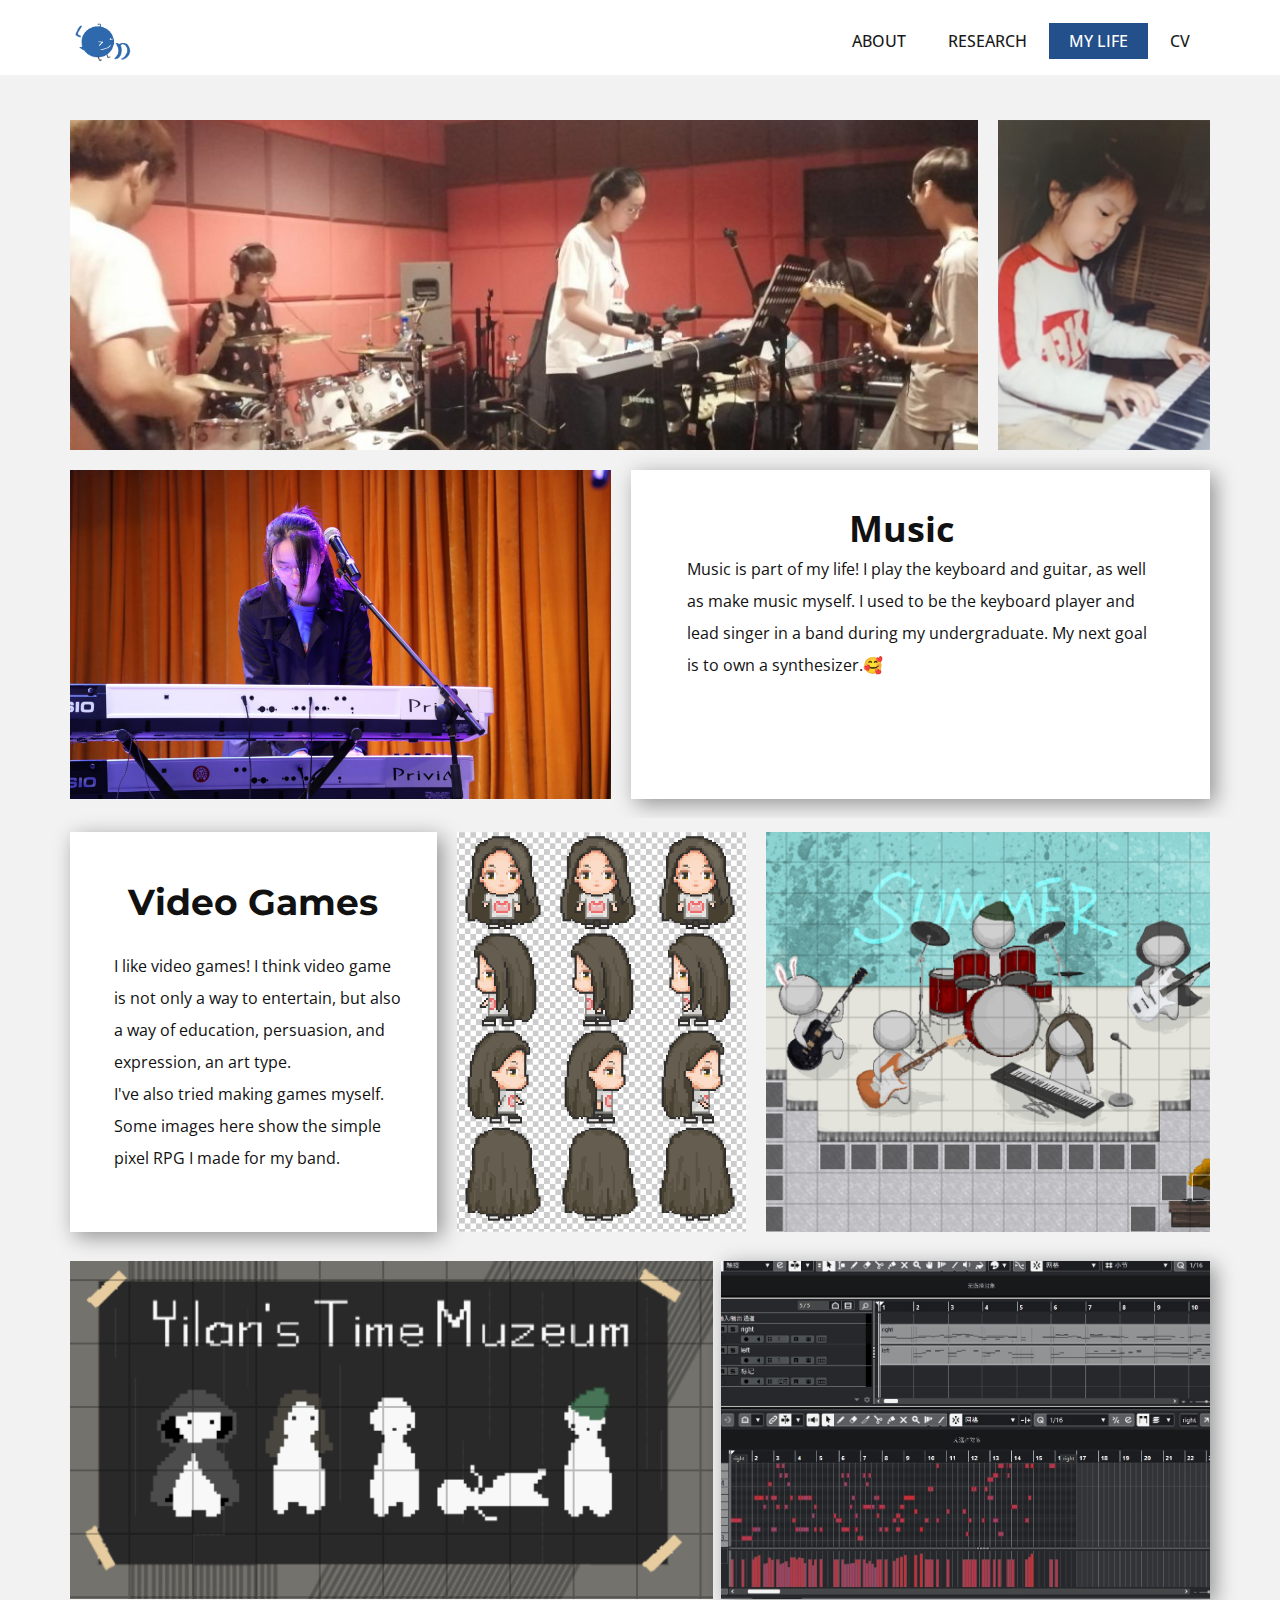
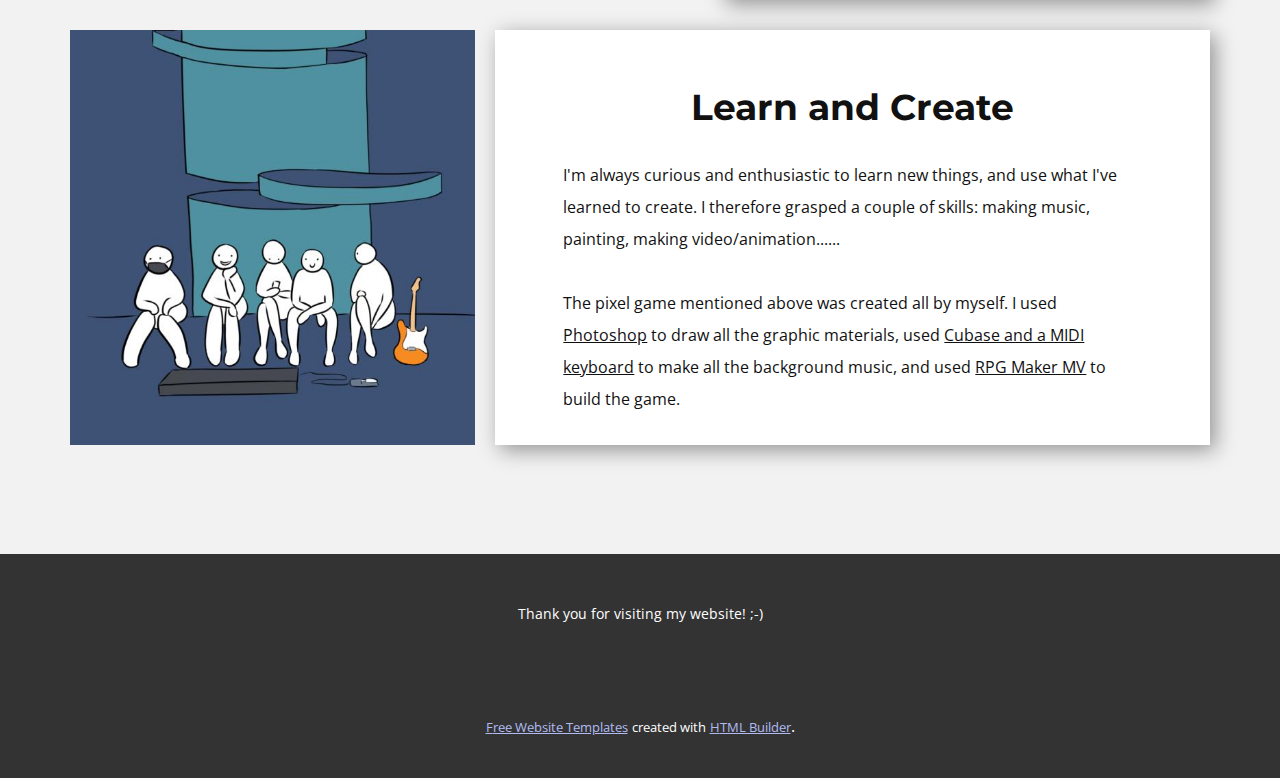
<file: My-Life.html>
<!DOCTYPE html>
<html style="font-size: 16px;" lang="en"><head>
    <meta name="viewport" content="width=device-width, initial-scale=1.0">
    <meta charset="utf-8">
    <meta name="keywords" content="Music, Video Games, Learn and Create">
    <meta name="description" content="">
    <title>My Life</title>
    <link rel="stylesheet" href="nicepage.css" media="screen">
<link rel="stylesheet" href="My-Life.css" media="screen">
    <script class="u-script" type="text/javascript" src="jquery-1.9.1.min.js" defer=""></script>
    <script class="u-script" type="text/javascript" src="nicepage.js" defer=""></script>
    <meta name="generator" content="Nicepage 5.21.10, nicepage.com">
    <link id="u-theme-google-font" rel="stylesheet" href="https://fonts.googleapis.com/css?family=Montserrat:100,100i,200,200i,300,300i,400,400i,500,500i,600,600i,700,700i,800,800i,900,900i|Open+Sans:300,300i,400,400i,500,500i,600,600i,700,700i,800,800i">
    <link id="u-page-google-font" rel="stylesheet" href="https://fonts.googleapis.com/css?family=Montserrat:100,100i,200,200i,300,300i,400,400i,500,500i,600,600i,700,700i,800,800i,900,900i">
    
    
    
    
    <script type="application/ld+json">{
		"@context": "http://schema.org",
		"@type": "Organization",
		"name": "",
		"logo": "images/icon.png"
}</script>
    <meta name="theme-color" content="#4861df">
    <meta property="og:title" content="My Life">
    <meta property="og:type" content="website">
  <meta data-intl-tel-input-cdn-path="intlTelInput/"></head>
  <body data-path-to-root="./" data-include-products="false" class="u-body u-xl-mode" data-lang="en"><header class="u-align-center-sm u-align-center-xs u-clearfix u-header u-header" id="sec-ef8f"><div class="u-clearfix u-sheet u-valign-middle-sm u-valign-middle-xs u-sheet-1">
        <a href="About.html" class="u-align-left-sm u-align-left-xs u-image u-logo u-image-1" data-image-width="366" data-image-height="366" title="About">
          <img src="images/icon.png" class="u-logo-image u-logo-image-1">
        </a>
        <nav class="u-align-right u-menu u-menu-one-level u-offcanvas u-menu-1" data-responsive-from="MD">
          <div class="menu-collapse" style="font-size: 1rem; letter-spacing: 0px; text-transform: uppercase; font-weight: 500;">
            <a class="u-button-style u-custom-active-color u-custom-border u-custom-border-color u-custom-hover-color u-custom-left-right-menu-spacing u-custom-text-active-color u-custom-text-color u-custom-text-hover-color u-custom-top-bottom-menu-spacing u-nav-link" href="CV_Yilan_Guo.pdf" target="_blank">
              <svg class="u-svg-link" preserveAspectRatio="xMidYMin slice" viewBox="0 0 302 302" style=""><use xlink:href="#svg-8a8f"></use></svg>
              <svg xmlns="http://www.w3.org/2000/svg" xmlns:xlink="http://www.w3.org/1999/xlink" version="1.1" id="svg-8a8f" x="0px" y="0px" viewBox="0 0 302 302" style="enable-background:new 0 0 302 302;" xml:space="preserve" class="u-svg-content"><g><rect y="36" width="302" height="30"></rect><rect y="236" width="302" height="30"></rect><rect y="136" width="302" height="30"></rect>
</g><g></g><g></g><g></g><g></g><g></g><g></g><g></g><g></g><g></g><g></g><g></g><g></g><g></g><g></g><g></g></svg>
            </a>
          </div>
          <div class="u-custom-menu u-nav-container">
            <ul class="u-nav u-spacing-2 u-unstyled u-nav-1"><li class="u-nav-item"><a class="u-active-custom-color-2 u-border-active-palette-1-base u-border-hover-palette-1-base u-button-style u-hover-grey-25 u-nav-link u-text-active-white u-text-grey-90 u-text-hover-white" href="About.html" style="padding: 10px 20px;">About</a>
</li><li class="u-nav-item"><a class="u-active-custom-color-2 u-border-active-palette-1-base u-border-hover-palette-1-base u-button-style u-hover-grey-25 u-nav-link u-text-active-white u-text-grey-90 u-text-hover-white" href="Research.html" style="padding: 10px 20px;">Research</a>
</li><li class="u-nav-item"><a class="u-active-custom-color-2 u-border-active-palette-1-base u-border-hover-palette-1-base u-button-style u-hover-grey-25 u-nav-link u-text-active-white u-text-grey-90 u-text-hover-white" href="My-Life.html" style="padding: 10px 20px;">My Life</a>
</li><li class="u-nav-item"><a class="u-active-custom-color-2 u-border-active-palette-1-base u-border-hover-palette-1-base u-button-style u-hover-grey-25 u-nav-link u-text-active-white u-text-grey-90 u-text-hover-white" href="CV_Yilan_Guo.pdf" target="_blank" style="padding: 10px 20px;">CV</a>
</li></ul>
          </div>
          <div class="u-custom-menu u-nav-container-collapse">
            <div class="u-align-center u-black u-container-style u-inner-container-layout u-opacity u-opacity-95 u-sidenav">
              <div class="u-inner-container-layout u-sidenav-overflow">
                <div class="u-menu-close"></div>
                <ul class="u-align-center u-nav u-popupmenu-items u-unstyled u-nav-2"><li class="u-nav-item"><a class="u-button-style u-nav-link" href="About.html">About</a>
</li><li class="u-nav-item"><a class="u-button-style u-nav-link" href="Research.html">Research</a>
</li><li class="u-nav-item"><a class="u-button-style u-nav-link" href="My-Life.html">My Life</a>
</li><li class="u-nav-item"><a class="u-button-style u-nav-link" href="CV_Yilan_Guo.pdf" target="_blank">CV</a>
</li></ul>
              </div>
            </div>
            <div class="u-black u-menu-overlay u-opacity u-opacity-70"></div>
          </div>
        </nav>
      </div></header>
    <section class="u-clearfix u-grey-5 u-section-1" id="carousel_944f">
      <div class="u-clearfix u-sheet u-sheet-1">
        <div class="custom-expanded data-layout-selected u-clearfix u-expanded-width-lg u-expanded-width-md u-expanded-width-xl u-gutter-20 u-layout-wrap u-layout-wrap-1">
          <div class="u-layout">
            <div class="u-layout-col">
              <div class="u-size-20">
                <div class="u-layout-row">
                  <div class="u-container-style u-hidden-sm u-hidden-xs u-image u-layout-cell u-size-48 u-image-1" data-image-width="960" data-image-height="462">
                    <div class="u-container-layout u-container-layout-1"></div>
                  </div>
                  <div class="u-container-style u-hidden-sm u-hidden-xs u-image u-layout-cell u-size-12 u-image-2" data-image-width="881" data-image-height="1347">
                    <div class="u-container-layout u-container-layout-2"></div>
                  </div>
                </div>
              </div>
              <div class="u-size-40">
                <div class="u-layout-row">
                  <div class="u-size-21-sm u-size-21-xs u-size-29-lg u-size-29-xl u-size-60-md">
                    <div class="u-layout-col">
                      <div class="u-container-style u-image u-layout-cell u-size-60 u-image-3" data-image-width="1920" data-image-height="1280">
                        <div class="u-container-layout u-container-layout-3"></div>
                      </div>
                    </div>
                  </div>
                  <div class="u-size-31-lg u-size-31-xl u-size-39-sm u-size-39-xs u-size-60-md">
                    <div class="u-layout-col">
                      <div class="u-size-60">
                        <div class="u-layout-row">
                          <div class="u-align-center u-container-style u-layout-cell u-size-60 u-white u-layout-cell-4">
                            <div class="u-container-layout u-container-layout-4">
                              <h2 class="u-custom-font u-text u-text-body-color u-text-font u-text-1" spellcheck="false">Music</h2>
                              <p class="u-align-left u-text u-text-2" spellcheck="false"> Music is part of my life! I play the keyboard and guitar, as well as make music myself. I used to be the keyboard player and lead singer in a band during my undergraduate. My next goal is to own a synthesizer.🥰</p>
                            </div>
                          </div>
                        </div>
                      </div>
                    </div>
                  </div>
                </div>
              </div>
            </div>
          </div>
        </div>
      </div>
    </section>
    <section class="u-clearfix u-grey-5 u-section-2" id="sec-a0a4">
      <div class="u-clearfix u-sheet u-sheet-1">
        <div class="data-layout-selected u-clearfix u-expanded-width-lg u-expanded-width-md u-expanded-width-xl u-expanded-width-xs u-gutter-20 u-layout-wrap u-layout-wrap-1">
          <div class="u-layout">
            <div class="u-layout-row">
              <div class="u-container-style u-layout-cell u-size-20-lg u-size-20-xl u-size-23-md u-size-23-sm u-size-23-xs u-white u-layout-cell-1">
                <div class="u-container-layout u-container-layout-1">
                  <h2 class="u-align-center u-text u-text-body-color u-text-default u-text-font u-text-1" spellcheck="false">Video Games</h2>
                  <p class="u-align-left u-text u-text-default-lg u-text-default-md u-text-default-xl u-text-2" spellcheck="false">I like video games! I think video game is not only a way to entertain, but also a way of education, persuasion, and expression, an art type.
                    <br>I've also tried making games myself. Some images here show the simple pixel RPG I made for my band.
                  </p>
                </div>
              </div>
              <div class="u-container-align-center u-container-style u-hidden-sm u-hidden-xs u-image u-layout-cell u-size-13-md u-size-13-sm u-size-13-xs u-size-16-lg u-size-16-xl u-image-1" data-image-width="414" data-image-height="564">
                <div class="u-container-layout u-container-layout-2"></div>
              </div>
              <div class="u-container-style u-hidden-sm u-hidden-xs u-image u-layout-cell u-size-24 u-image-2" data-image-width="1115" data-image-height="850">
                <div class="u-container-layout u-container-layout-3"></div>
              </div>
            </div>
          </div>
        </div>
        <div class="data-layout-selected u-clearfix u-expanded-width-lg u-expanded-width-md u-expanded-width-xl u-expanded-width-xs u-gutter-8 u-layout-wrap u-layout-wrap-2">
          <div class="u-layout">
            <div class="u-layout-row">
              <div class="u-container-style u-image u-layout-cell u-size-34 u-image-3" data-image-width="669" data-image-height="358">
                <div class="u-container-layout u-container-layout-4"></div>
              </div>
              <div class="u-container-align-center u-container-style u-image u-layout-cell u-size-26 u-image-4" data-image-width="1423" data-image-height="841">
                <div class="u-container-layout u-container-layout-5"></div>
              </div>
            </div>
          </div>
        </div>
        <div class="custom-expanded data-layout-selected u-clearfix u-expanded-width-lg u-expanded-width-md u-expanded-width-xl u-gutter-20 u-layout-wrap u-layout-wrap-3">
          <div class="u-layout">
            <div class="u-layout-row">
              <div class="u-container-align-center u-container-style u-image u-layout-cell u-size-22-xl u-size-28-lg u-size-28-md u-size-28-sm u-size-28-xs u-image-5" data-image-width="605" data-image-height="606">
                <div class="u-container-layout u-container-layout-6"></div>
              </div>
              <div class="u-container-style u-layout-cell u-size-32-lg u-size-32-md u-size-32-sm u-size-32-xs u-size-38-xl u-white u-layout-cell-7">
                <div class="u-container-layout u-container-layout-7">
                  <h2 class="u-align-center u-text u-text-body-color u-text-default u-text-font u-text-3" spellcheck="false">Learn and Create</h2>
                  <p class="u-text u-text-4" spellcheck="false">I'm always curious and enthusiastic to learn new things, and use what I've learned to create. I therefore grasped a couple of skills: making music, painting, making video/animation......<br>
                    <br>The pixel game mentioned above was created all by myself. I used <u>Photoshop</u> to draw all the graphic materials, used <u>Cubase and a MIDI keyboard</u> to make all the background music, and used <u>RPG Maker MV</u> to build the game.
                  </p>
                </div>
              </div>
            </div>
          </div>
        </div>
      </div>
    </section>
    
    
    
    <footer class="u-align-center u-clearfix u-footer u-grey-80 u-footer" id="sec-c677"><div class="u-clearfix u-sheet u-sheet-1">
        <p class="u-small-text u-text u-text-variant u-text-1" spellcheck="false">Thank you for visiting my website! ;-)</p>
      </div></footer>
    <section class="u-backlink u-clearfix u-grey-80">
      <a class="u-link" href="https://nicepage.com/website-templates" target="_blank">
        <span>Free Website Templates</span>
      </a>
      <p class="u-text">
        <span>created with</span>
      </p>
      <a class="u-link" href="https://nicepage.com/html-website-builder" target="_blank">
        <span>HTML Builder</span>
      </a>. 
    </section>
  
</body></html>
</file>
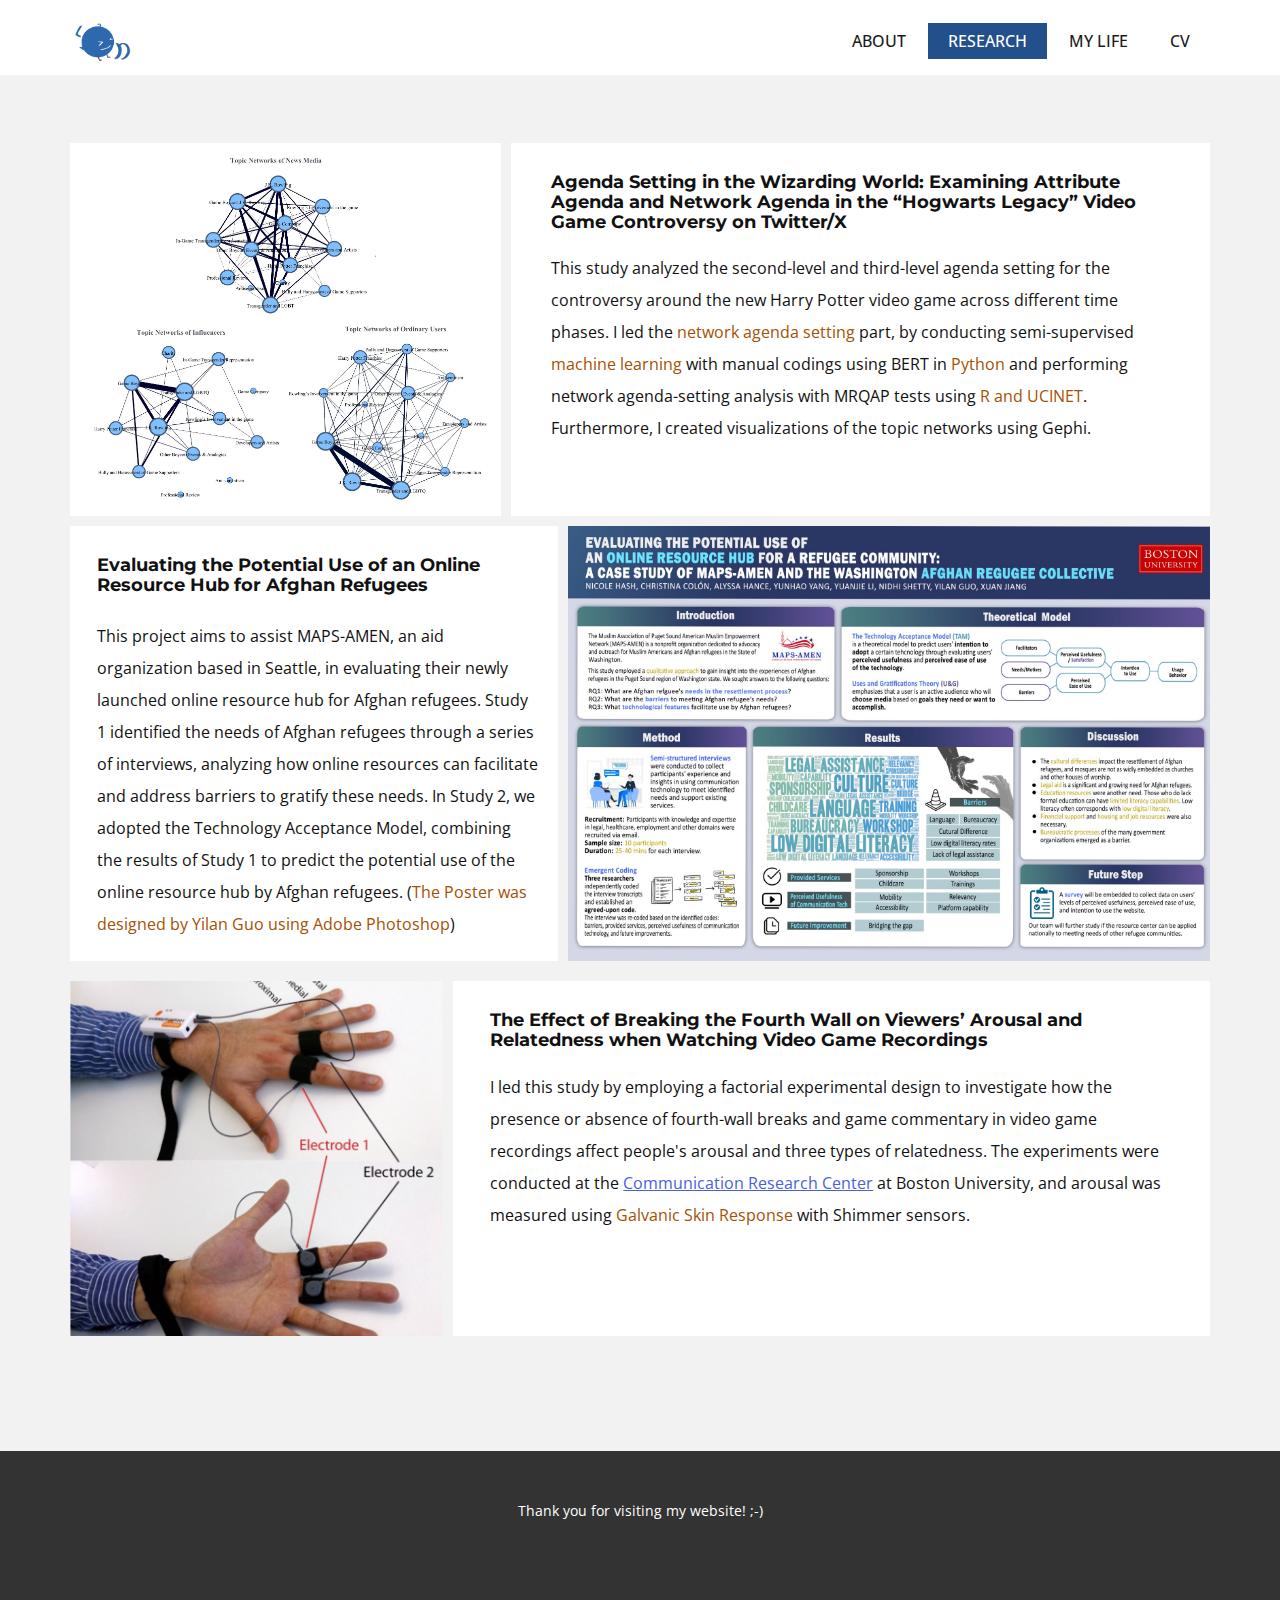
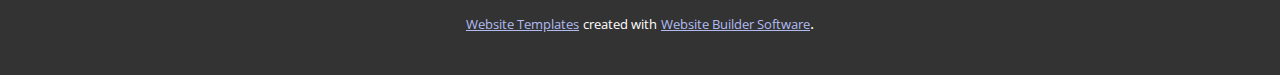
<file: Research.html>
<!DOCTYPE html>
<html style="font-size: 16px;" lang="en"><head>
    <meta name="viewport" content="width=device-width, initial-scale=1.0">
    <meta charset="utf-8">
    <meta name="keywords" content="​Agenda Setting in the Wizarding World: Examining Attribute Agenda and Network Agenda in the “Hogwarts Legacy” Video Game Controversy on Twitter/X, ​Evaluating the Potential Use of an Online Resource Hub for Afghan Refugees, ​The Effect of Breaking the Fourth Wall on Viewers’ Arousal and Relatedness when Watching Video Game Recordings">
    <meta name="description" content="">
    <title>Research</title>
    <link rel="stylesheet" href="nicepage.css" media="screen">
<link rel="stylesheet" href="Research.css" media="screen">
    <script class="u-script" type="text/javascript" src="jquery-1.9.1.min.js" defer=""></script>
    <script class="u-script" type="text/javascript" src="nicepage.js" defer=""></script>
    <meta name="generator" content="Nicepage 5.21.10, nicepage.com">
    <link id="u-theme-google-font" rel="stylesheet" href="https://fonts.googleapis.com/css?family=Montserrat:100,100i,200,200i,300,300i,400,400i,500,500i,600,600i,700,700i,800,800i,900,900i|Open+Sans:300,300i,400,400i,500,500i,600,600i,700,700i,800,800i">
    <link id="u-page-google-font" rel="stylesheet" href="https://fonts.googleapis.com/css?family=Montserrat:100,100i,200,200i,300,300i,400,400i,500,500i,600,600i,700,700i,800,800i,900,900i">
    
    
    
    <script type="application/ld+json">{
		"@context": "http://schema.org",
		"@type": "Organization",
		"name": "",
		"logo": "images/icon.png"
}</script>
    <meta name="theme-color" content="#4861df">
    <meta property="og:title" content="Research">
    <meta property="og:type" content="website">
  <meta data-intl-tel-input-cdn-path="intlTelInput/"></head>
  <body data-path-to-root="./" data-include-products="false" class="u-body u-xl-mode" data-lang="en"><header class="u-align-center-sm u-align-center-xs u-clearfix u-header u-header" id="sec-ef8f"><div class="u-clearfix u-sheet u-valign-middle-sm u-valign-middle-xs u-sheet-1">
        <a href="About.html" class="u-align-left-sm u-align-left-xs u-image u-logo u-image-1" data-image-width="366" data-image-height="366" title="About">
          <img src="images/icon.png" class="u-logo-image u-logo-image-1">
        </a>
        <nav class="u-align-right u-menu u-menu-one-level u-offcanvas u-menu-1" data-responsive-from="MD">
          <div class="menu-collapse" style="font-size: 1rem; letter-spacing: 0px; text-transform: uppercase; font-weight: 500;">
            <a class="u-button-style u-custom-active-color u-custom-border u-custom-border-color u-custom-hover-color u-custom-left-right-menu-spacing u-custom-text-active-color u-custom-text-color u-custom-text-hover-color u-custom-top-bottom-menu-spacing u-nav-link" href="CV_Yilan_Guo.pdf" target="_blank">
              <svg class="u-svg-link" preserveAspectRatio="xMidYMin slice" viewBox="0 0 302 302" style=""><use xlink:href="#svg-8a8f"></use></svg>
              <svg xmlns="http://www.w3.org/2000/svg" xmlns:xlink="http://www.w3.org/1999/xlink" version="1.1" id="svg-8a8f" x="0px" y="0px" viewBox="0 0 302 302" style="enable-background:new 0 0 302 302;" xml:space="preserve" class="u-svg-content"><g><rect y="36" width="302" height="30"></rect><rect y="236" width="302" height="30"></rect><rect y="136" width="302" height="30"></rect>
</g><g></g><g></g><g></g><g></g><g></g><g></g><g></g><g></g><g></g><g></g><g></g><g></g><g></g><g></g><g></g></svg>
            </a>
          </div>
          <div class="u-custom-menu u-nav-container">
            <ul class="u-nav u-spacing-2 u-unstyled u-nav-1"><li class="u-nav-item"><a class="u-active-custom-color-2 u-border-active-palette-1-base u-border-hover-palette-1-base u-button-style u-hover-grey-25 u-nav-link u-text-active-white u-text-grey-90 u-text-hover-white" href="About.html" style="padding: 10px 20px;">About</a>
</li><li class="u-nav-item"><a class="u-active-custom-color-2 u-border-active-palette-1-base u-border-hover-palette-1-base u-button-style u-hover-grey-25 u-nav-link u-text-active-white u-text-grey-90 u-text-hover-white" href="Research.html" style="padding: 10px 20px;">Research</a>
</li><li class="u-nav-item"><a class="u-active-custom-color-2 u-border-active-palette-1-base u-border-hover-palette-1-base u-button-style u-hover-grey-25 u-nav-link u-text-active-white u-text-grey-90 u-text-hover-white" href="My-Life.html" style="padding: 10px 20px;">My Life</a>
</li><li class="u-nav-item"><a class="u-active-custom-color-2 u-border-active-palette-1-base u-border-hover-palette-1-base u-button-style u-hover-grey-25 u-nav-link u-text-active-white u-text-grey-90 u-text-hover-white" href="CV_Yilan_Guo.pdf" target="_blank" style="padding: 10px 20px;">CV</a>
</li></ul>
          </div>
          <div class="u-custom-menu u-nav-container-collapse">
            <div class="u-align-center u-black u-container-style u-inner-container-layout u-opacity u-opacity-95 u-sidenav">
              <div class="u-inner-container-layout u-sidenav-overflow">
                <div class="u-menu-close"></div>
                <ul class="u-align-center u-nav u-popupmenu-items u-unstyled u-nav-2"><li class="u-nav-item"><a class="u-button-style u-nav-link" href="About.html">About</a>
</li><li class="u-nav-item"><a class="u-button-style u-nav-link" href="Research.html">Research</a>
</li><li class="u-nav-item"><a class="u-button-style u-nav-link" href="My-Life.html">My Life</a>
</li><li class="u-nav-item"><a class="u-button-style u-nav-link" href="CV_Yilan_Guo.pdf" target="_blank">CV</a>
</li></ul>
              </div>
            </div>
            <div class="u-black u-menu-overlay u-opacity u-opacity-70"></div>
          </div>
        </nav>
      </div></header>
    <section class="u-clearfix u-grey-5 u-section-1" id="sec-717f">
      <div class="u-clearfix u-sheet u-sheet-1">
        <div class="custom-expanded data-layout-selected u-clearfix u-expanded-width-lg u-expanded-width-md u-expanded-width-sm u-expanded-width-xl u-gutter-10 u-layout-wrap u-layout-wrap-1">
          <div class="u-layout">
            <div class="u-layout-col">
              <div class="u-size-30">
                <div class="u-layout-row">
                  <div class="u-container-style u-image u-layout-cell u-left-cell u-size-23 u-image-1" src="" data-image-width="1709" data-image-height="1489">
                    <div class="u-container-layout u-valign-middle u-container-layout-1"></div>
                  </div>
                  <div class="u-align-left u-container-style u-layout-cell u-right-cell u-size-37 u-white u-layout-cell-2">
                    <div class="u-container-layout u-container-layout-2">
                      <h2 class="u-text u-text-body-color u-text-1" spellcheck="false"> Agenda Setting in the Wizarding World: Examining Attribute Agenda and Network Agenda in the “Hogwarts Legacy” Video Game Controversy on Twitter/X</h2>
                        <p class="u-text u-text-2" spellcheck="false">This study analyzed the second-level and third-level agenda setting for the controversy around the new Harry Potter video game across different time phases. I led the <span style="color: #A65000;">network agenda setting</span> part, by conducting semi-supervised <span style="color: #A65000;">machine learning</span> with manual codings using BERT in <span style="color: #A65000;">Python</span> and performing network agenda-setting analysis with MRQAP tests using <span style="color: #A65000;">R and UCINET</span>. Furthermore, I created visualizations of the topic networks using Gephi.</p>
                    </div>
                  </div>
                </div>
              </div>
              <div class="u-size-30">
                <div class="u-layout-row">
                  <div class="u-align-left u-container-style u-layout-cell u-left-cell u-size-26 u-white u-layout-cell-3">
                    <div class="u-container-layout u-container-layout-3">
                      <h2 class="u-text u-text-body-color u-text-3" spellcheck="false"> Evaluating the Potential Use of an Online Resource Hub for Afghan Refugees</h2>
                        <p class="u-text u-text-4" spellcheck="false">This project aims to assist MAPS-AMEN, an aid organization based in Seattle, in evaluating their newly launched online resource hub for Afghan refugees. Study 1 identified the needs of Afghan refugees through a series of interviews, analyzing how online resources can facilitate and address barriers to gratify these needs. In Study 2, we adopted the Technology Acceptance Model, combining the results of Study 1 to predict the potential use of the online resource hub by Afghan refugees. (<span style="color: #A65000;">The Poster was designed by Yilan Guo using Adobe Photoshop</span>)</p>
                    </div>
                  </div>
                  <div class="u-container-style u-image u-layout-cell u-right-cell u-size-34 u-image-2" src="" data-image-width="5400" data-image-height="3600">
                    <div class="u-container-layout u-valign-middle u-container-layout-4"></div>
                  </div>
                </div>
              </div>
            </div>
          </div>
        </div>
        <div class="custom-expanded data-layout-selected u-clearfix u-expanded-width-lg u-expanded-width-md u-expanded-width-sm u-expanded-width-xl u-gutter-10 u-layout-wrap u-layout-wrap-2">
          <div class="u-layout">
            <div class="u-layout-col">
              <div class="u-size-60">
                <div class="u-layout-row">
                  <div class="u-container-style u-image u-layout-cell u-left-cell u-size-20 u-image-3" src="" data-image-width="386" data-image-height="386">
                    <div class="u-container-layout u-valign-middle u-container-layout-5"></div>
                  </div>
                  <div class="u-align-left u-container-style u-layout-cell u-right-cell u-size-40 u-white u-layout-cell-6">
                    <div class="u-container-layout u-container-layout-6">
                      <h2 class="u-text u-text-body-color u-text-5" spellcheck="false"> The Effect of Breaking the Fourth Wall on Viewers’ Arousal and Relatedness when Watching Video Game Recordings</h2>
                        <p class="u-text u-text-6" spellcheck="false"> I led this study by employing a factorial experimental design to investigate how the presence or absence of fourth-wall breaks and game commentary in video game recordings affect people's arousal and three types of relatedness. The experiments were conducted at the <a href="https://sites.bu.edu/crc/" target="_blank"><u>Communication Research Center</u></a> at Boston University, and arousal was measured using <span style="color: #A65000;">Galvanic Skin Response</span> with Shimmer sensors.</p>
                    </div>
                  </div>
                </div>
              </div>
            </div>
          </div>
        </div>
      </div>
    </section>
    
    
    
    <footer class="u-align-center u-clearfix u-footer u-grey-80 u-footer" id="sec-c677"><div class="u-clearfix u-sheet u-sheet-1">
        <p class="u-small-text u-text u-text-variant u-text-1" spellcheck="false">Thank you for visiting my website! ;-)</p>
      </div></footer>
    <section class="u-backlink u-clearfix u-grey-80">
      <a class="u-link" href="https://nicepage.com/website-templates" target="_blank">
        <span>Website Templates</span>
      </a>
      <p class="u-text">
        <span>created with</span>
      </p>
      <a class="u-link" href="" target="_blank">
        <span>Website Builder Software</span>
      </a>. 
    </section>
  
</body></html>
</file>
